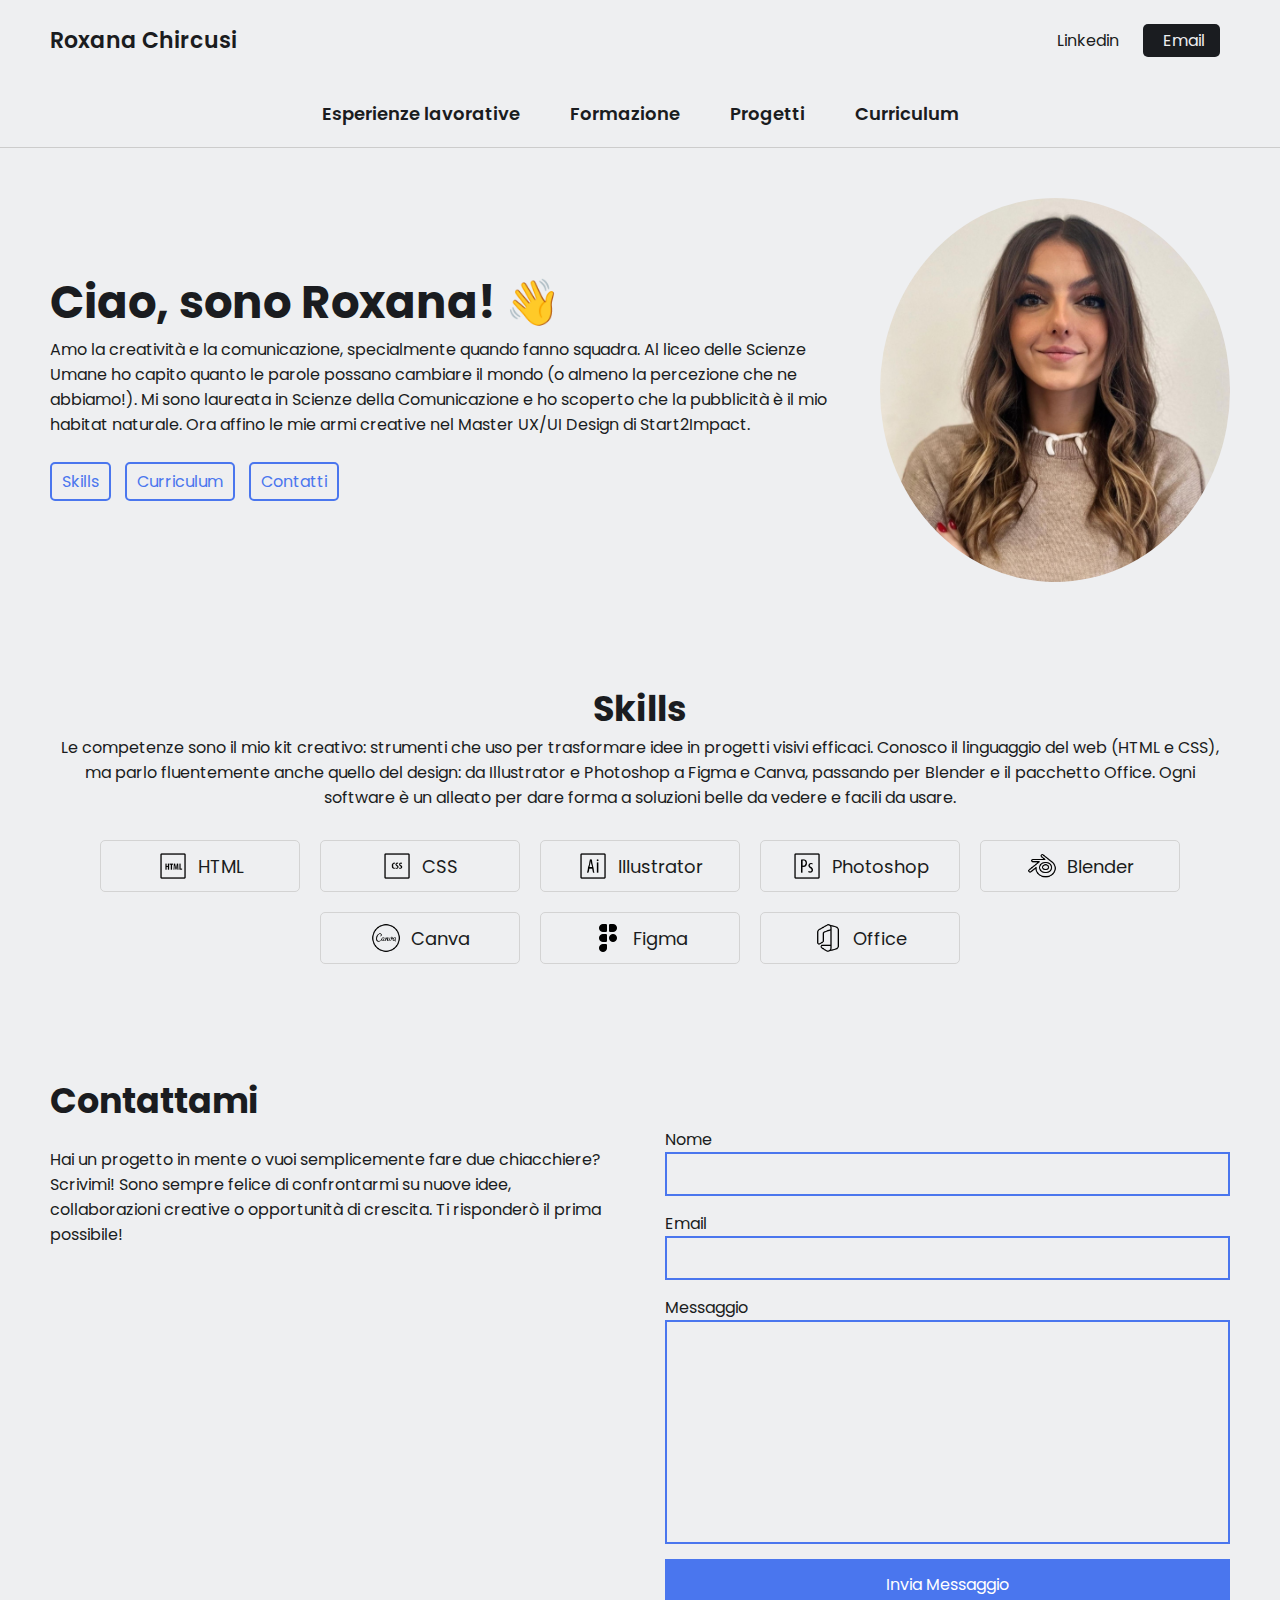
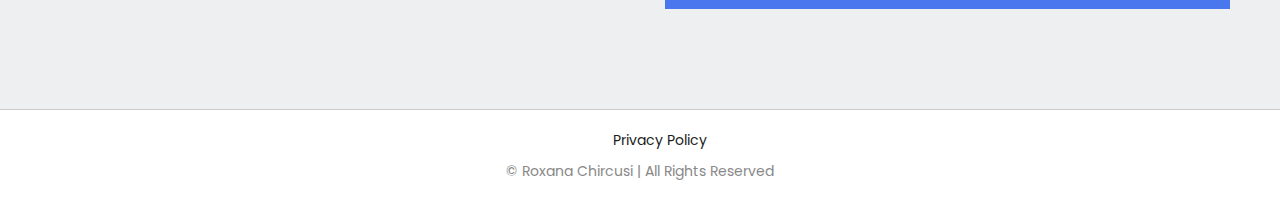
<file: index.html>
<!DOCTYPE html>
<html lang="en">
<head>
  <meta charset="UTF-8">
  <meta http-equiv="X-UA-Compatible" content="IE=edge">
  <meta name="viewport" content="width=device-width, initial-scale=1.0">

  <link rel="preconnect" href="https://fonts.googleapis.com">
  <link rel="preconnect" href="https://fonts.gstatic.com" crossorigin>
  <link href="https://fonts.googleapis.com/css2?family=Poppins:wght@400;600&display=swap" rel="stylesheet">

  <link rel="stylesheet" href="https://cdnjs.cloudflare.com/ajax/libs/font-awesome/6.4.0/css/all.min.css" integrity="sha512-iecdLmaskl7CVkqkXNQ/ZH/XLlvWZOJyj7Yy7tcenmpD1ypASozpmT/E0iPtmFIB46ZmdtAc9eNBvH0H/ZpiBw==" crossorigin="anonymous" referrerpolicy="no-referrer" />

  <link rel="stylesheet" href="styles.css">

  <title>Portfolio di Roxana Chircusi</title>
  <link rel="icon" type="image/ico" href="Contenuti/R.ico">

</head>

<body>
  
  <!-- NAVBAR -->
  <nav>
    <div class="left">
      <a href="index.html">Roxana Chircusi</a>
    </div>
       
  
    <div class="right">
      
      <a href="https://www.linkedin.com/in/roxana-chircusi-b26885238/" target="_blank" rel="noopener noreferrer">
        <i class="fa-brands fa-linkedin"></i>
        <span>Linkedin</span>
      </a>
      
      <a href="mailto:roxanachircusi@icloud.com">
        <i class="fa-solid fa-envelope"></i>
        <span>Email</span>
      </a>
    </div>
  </nav>

  <div class="central-menu-wrapper">
    <button class="central-menu-toggle" aria-label="Apri menu">
      <i class="fa-solid fa-bars"></i>
    </button>
    <div class="central-menu">
      <a href="esperienze.html">Esperienze lavorative</a>
      <a href="formazione.html">Formazione</a>
      <a href="progetti.html">Progetti</a>
      <a href="curriculum.html">Curriculum</a>

    </div>
  </div>
  
  <main>
    <!-- SECTION 1: Hero -->
    <section class="hero-section">
      <div class="text">
        <h2>Ciao, sono Roxana! 👋</h2>
        <p>Amo la creatività e la comunicazione, specialmente quando fanno squadra.
            Al liceo delle Scienze Umane ho capito quanto le parole possano cambiare il mondo (o almeno la percezione che ne abbiamo!).
            Mi sono laureata in Scienze della Comunicazione e ho scoperto che la pubblicità è il mio habitat naturale.
            Ora affino le mie armi creative nel Master UX/UI Design di Start2Impact.</p>

        <div class="links">
          <a href="#skills">
            <i class="fa-solid fa-code"></i>
            <span>Skills</span>
          </a>
          
          <a href="curriculum.html">
            <i class="fa-solid fa-pen"></i>
            <span>Curriculum</span>
          </a>
          
          <a href="#contact">
            <i class="fa-solid fa-envelope"></i>
            <span>Contatti</span>
          </a>
        </div>
      </div>

      <div class="headshot">
        <img src="Contenuti/foto.png" alt="foto Roxana Chircusi">
      </div>
    </section>

    <!-- SECTION 2: Skills -->
    <section id="skills" class="skills-section">
      <h2>Skills</h2>
      <div class="text">
        Le competenze sono il mio kit creativo: strumenti che uso per trasformare idee in progetti visivi efficaci.
        Conosco il linguaggio del web (HTML e CSS), ma parlo fluentemente anche quello del design: da Illustrator e Photoshop a Figma e Canva, passando per Blender e il pacchetto Office.
        Ogni software è un alleato per dare forma a soluzioni belle da vedere e facili da usare.
      </div>

      <div class="cells">
        <div class="cell">
          <img src="Contenuti/iconahtml.png" alt="html logo">
          <span>HTML</span>
        </div>
        
        <div class="cell">
          <img src="Contenuti/iconacss.png" alt="css logo">
          <span>CSS</span>
        </div>
        
        <div class="cell">
          <img src="Contenuti/iconaillustrator.png" alt="Illustrator logo">
          <span>Illustrator</span>
        </div>
        
        <div class="cell">
          <img src="Contenuti/iconaphotoshop.png" alt="Photoshop logo">
          <span>Photoshop</span>
        </div>
        
        <div class="cell">
          <img src="Contenuti/iconablender.png" alt="Blender Logo">
          <span>Blender</span>
        </div>

        <div class="cell">
            <img src="Contenuti/iconacanva.png" alt="Canva Logo">
            <span>Canva</span>
          </div>

          <div class="cell">
            <img src="Contenuti/iconafigma.png" alt="Figma Logo">
            <span>Figma</span>
          </div>

          <div class="cell">
            <img src="Contenuti/iconaoffice.png" alt="Office Logo">
            <span>Office</span>
          </div>
      </div>
    </section>

    <!-- SECTION 4: Contact -->
    <section id="contact" class="contact-section">
      <h2>Contattami</h2>

      <div class="group">
        <div class="text">
            Hai un progetto in mente o vuoi semplicemente fare due chiacchiere?
            Scrivimi! Sono sempre felice di confrontarmi su nuove idee, collaborazioni creative o opportunità di crescita.
            Ti risponderò il prima possibile!
        </div>

        <form>
          <label for="name">Nome</label>
          <input type="text" id="name">

          <label for="email">Email</label>
          <input type="email" id="email">

          <label for="message">Messaggio</label>
          <textarea id="message" cols="30" rows="10"></textarea>
            
          <button type="button">Invia Messaggio</button>
    
        </form>
      </div>
    </section>
  </main>
  <script>
    const toggleButton = document.querySelector('.central-menu-toggle');
    const menu = document.querySelector('.central-menu');
  
    toggleButton.addEventListener('click', () => {
      menu.classList.toggle('show');
    });
  </script>
  
</body>
<footer class="site-footer">
    <div class="footer-links">
      <a href="https://www.linkedin.com/in/roxana-chircusi-b26885238/" target="_blank" rel="noopener noreferrer">
        <i class="fa-brands fa-linkedin"></i>
      </a>
      <a href="mailto:roxanachircusi@icloud.com">
        <i class="fa-solid fa-envelope"></i>
      </a>
      <a href="privacy.html">Privacy Policy</a>
    </div>
    <div class="footer-copy">
      &copy; Roxana Chircusi | All Rights Reserved
    </div>
  </footer>
  
</html>
</file>
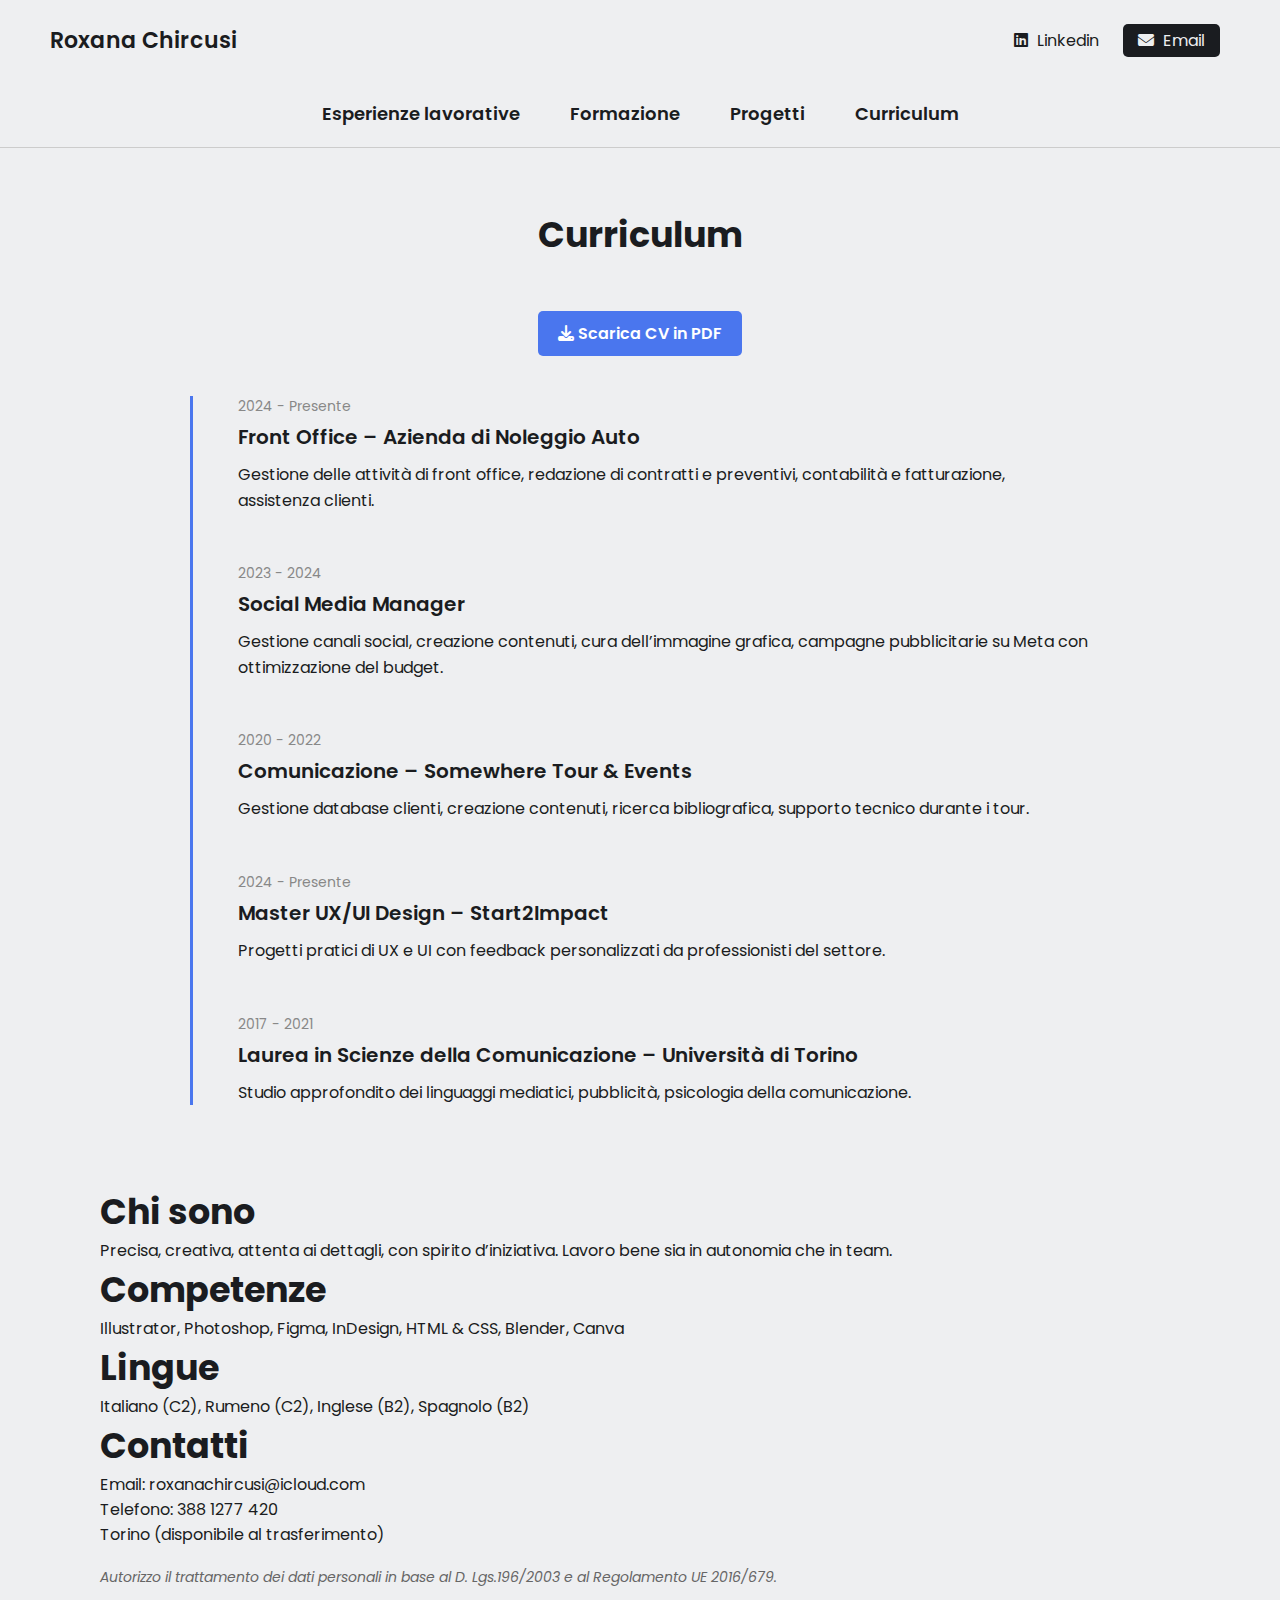
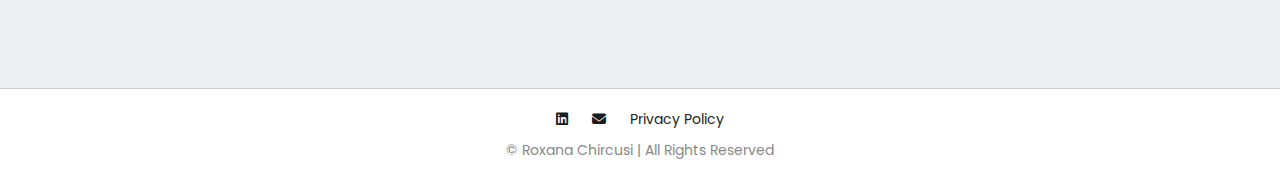
<file: curriculum.html>
<!DOCTYPE html>
<html lang="it">
<head>
  <meta charset="UTF-8">
  <meta name="viewport" content="width=device-width, initial-scale=1.0">
  <title>Curriculum - Roxana Chircusi</title>
  <link rel="icon" type="image/ico" href="Contenuti/R.ico">
  <link href="https://fonts.googleapis.com/css2?family=Poppins:wght@400;600&display=swap" rel="stylesheet">
  <link rel="stylesheet" href="styles.css">
  <link rel="stylesheet" href="https://cdnjs.cloudflare.com/ajax/libs/font-awesome/6.4.0/css/all.min.css" />
</head>
<body>
  <!-- NAVBAR -->
  <nav>
    <div class="left">
      <a href="index.html">Roxana Chircusi</a>
    </div>
    <div class="right">
      <a href="http://linkedin.com" target="_blank">
        <i class="fa-brands fa-linkedin"></i>
        <span>Linkedin</span>
      </a>
      <a href="mailto:roxanachircusi@icloud.com">
        <i class="fa-solid fa-envelope"></i>
        <span>Email</span>
      </a>
    </div>
  </nav>

  <div class="central-menu-wrapper">
    <button class="central-menu-toggle" aria-label="Apri menu">
      <i class="fa-solid fa-bars"></i>
    </button>
    <div class="central-menu">
      <a href="esperienze.html">Esperienze lavorative</a>
      <a href="formazione.html">Formazione</a>
      <a href="progetti.html">Progetti</a>
      <a href="curriculum.html">Curriculum</a>
    </div>
  </div>

  <main class="experience">
    <h2 class="heading">Curriculum</h2>

    <div style="text-align: center; margin-bottom: 40px;">
      <a href="Contenuti/CV2025.pdf" download class="cv-download" style="display: inline-block; padding: 10px 20px; background-color: var(--link-color); color: white; text-decoration: none; border-radius: 5px; font-weight: 600;">
        <i class="fa-solid fa-download"></i> Scarica CV in PDF
      </a>
    </div>

    <div class="timeline">
      <div class="timeline-item">
        <div class="timeline-date">2024 - Presente</div>
        <div class="timeline-content">
          <h3>Front Office – Azienda di Noleggio Auto</h3>
          <p>Gestione delle attività di front office, redazione di contratti e preventivi, contabilità e fatturazione, assistenza clienti.</p>
        </div>
      </div>

      <div class="timeline-item">
        <div class="timeline-date">2023 - 2024</div>
        <div class="timeline-content">
          <h3>Social Media Manager</h3>
          <p>Gestione canali social, creazione contenuti, cura dell’immagine grafica, campagne pubblicitarie su Meta con ottimizzazione del budget.</p>
        </div>
      </div>

      <div class="timeline-item">
        <div class="timeline-date">2020 - 2022</div>
        <div class="timeline-content">
          <h3>Comunicazione – Somewhere Tour & Events</h3>
          <p>Gestione database clienti, creazione contenuti, ricerca bibliografica, supporto tecnico durante i tour.</p>
        </div>
      </div>

      <div class="timeline-item">
        <div class="timeline-date">2024 - Presente</div>
        <div class="timeline-content">
          <h3>Master UX/UI Design – Start2Impact</h3>
          <p>Progetti pratici di UX e UI con feedback personalizzati da professionisti del settore.</p>
        </div>
      </div>

      <div class="timeline-item">
        <div class="timeline-date">2017 - 2021</div>
        <div class="timeline-content">
          <h3>Laurea in Scienze della Comunicazione – Università di Torino</h3>
          <p>Studio approfondito dei linguaggi mediatici, pubblicità, psicologia della comunicazione.</p>
        </div>
      </div>
    </div>

    <div class="contact-section" style="margin-top: 80px">
      <h2>Chi sono</h2>
      <p>Precisa, creativa, attenta ai dettagli, con spirito d’iniziativa. Lavoro bene sia in autonomia che in team.</p>
      <h2>Competenze</h2>
      <p>Illustrator, Photoshop, Figma, InDesign, HTML & CSS, Blender, Canva</p>
      <h2>Lingue</h2>
      <p>Italiano (C2), Rumeno (C2), Inglese (B2), Spagnolo (B2)</p>
      <h2>Contatti</h2>
      <p>Email: roxanachircusi@icloud.com<br>Telefono: 388 1277 420<br>Torino (disponibile al trasferimento)</p>
      <p style="margin-top: 20px; font-size: 14px; color: #666;"><em>Autorizzo il trattamento dei dati personali in base al D. Lgs.196/2003 e al Regolamento UE 2016/679.</em></p>
    </div>
  </main>

  <footer class="site-footer">
    <div class="footer-links">
      <a href="http://linkedin.com" target="_blank"><i class="fa-brands fa-linkedin"></i></a>
      <a href="mailto:roxanachircusi@icloud.com"><i class="fa-solid fa-envelope"></i></a>
      <a href="privacy.html">Privacy Policy</a>
    </div>
    <div class="footer-copy">
      &copy; Roxana Chircusi | All Rights Reserved
    </div>
  </footer>

  <script>
    const toggleButton = document.querySelector('.central-menu-toggle');
    const menu = document.querySelector('.central-menu');
    toggleButton.addEventListener('click', () => menu.classList.toggle('show'));
  </script>
</body>
</html>
</file>
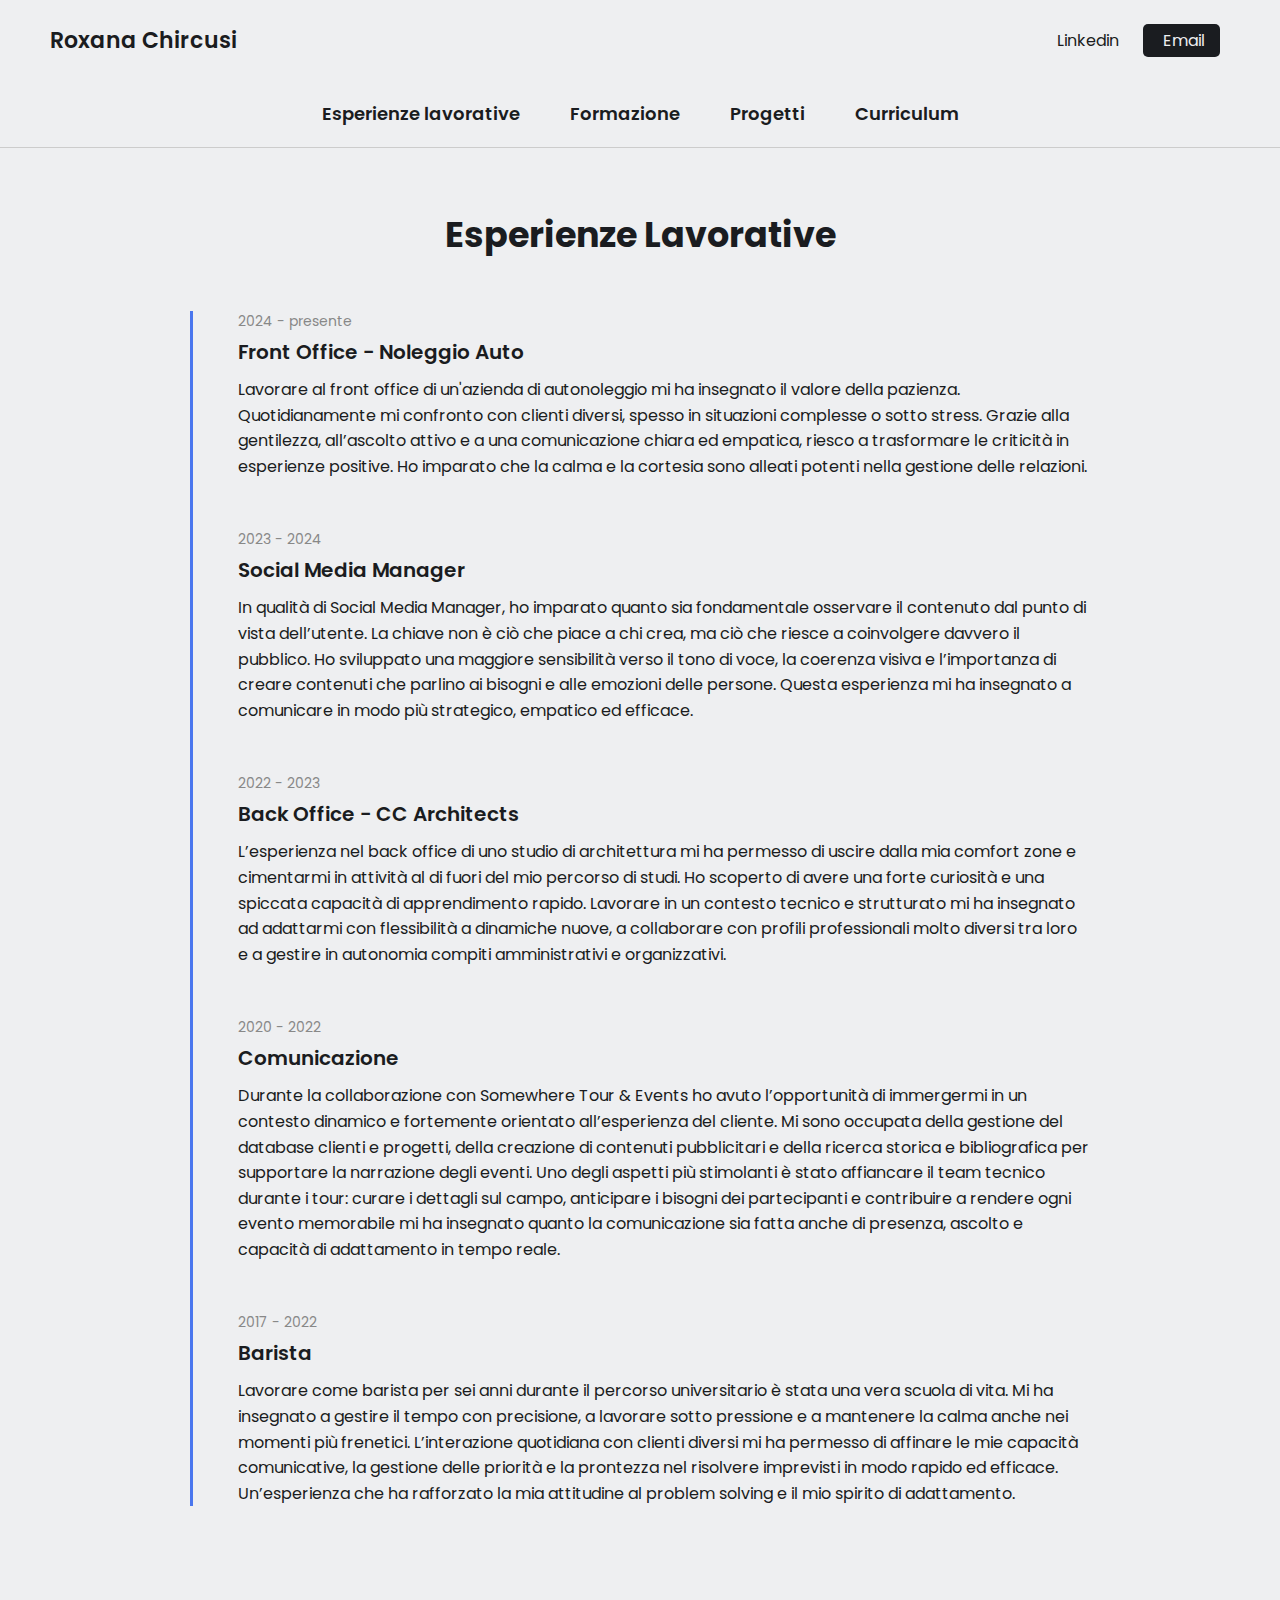
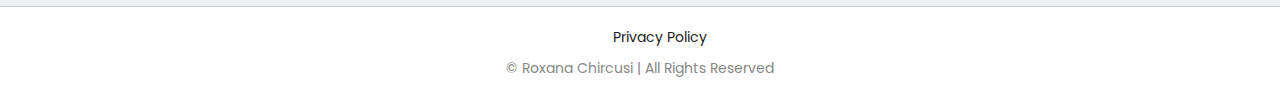
<file: esperienze.html>
<!DOCTYPE html>
<html lang="en">
<head>
  <meta charset="UTF-8">
  <meta http-equiv="X-UA-Compatible" content="IE=edge">
  <meta name="viewport" content="width=device-width, initial-scale=1.0">

  <link rel="preconnect" href="https://fonts.googleapis.com">
  <link rel="preconnect" href="https://fonts.gstatic.com" crossorigin>
  <link href="https://fonts.googleapis.com/css2?family=Poppins:wght@400;600&display=swap" rel="stylesheet">

  <link rel="stylesheet" href="https://cdnjs.cloudflare.com/ajax/libs/font-awesome/6.4.0/css/all.min.css" integrity="sha512-iecdLmaskl7CVkqkXNQ/ZH/XLlvWZOJyj7Yy7tcenmpD1ypASozpmT/E0iPtmFIB46ZmdtAc9eNBvH0H/ZpiBw==" crossorigin="anonymous" referrerpolicy="no-referrer" />

  <link rel="stylesheet" href="styles.css">

  <title>Esperienze Lavoriative</title>
  <link rel="icon" type="image/ico" href="Contenuti/R.ico">
</head>

<body>
  
  <!-- NAVBAR -->
  <nav>
    <div class="left">
      <a href="index.html">Roxana Chircusi</a>
    </div>
       
  
    <div class="right">
      
      <a href="http://linkedin.com" target="_blank" rel="noopener noreferrer">
        <i class="fa-brands fa-linkedin"></i>
        <span>Linkedin</span>
      </a>
      
      <a href="mailto:roxanachircusi@icloud.com">
        <i class="fa-solid fa-envelope"></i>
        <span>Email</span>
      </a>
    </div>
  </nav>

  <div class="central-menu-wrapper">
    <button class="central-menu-toggle" aria-label="Apri menu">
      <i class="fa-solid fa-bars"></i>
    </button>
    <div class="central-menu">
      <a href="esperienze.html">Esperienze lavorative</a>
      <a href="formazione.html">Formazione</a>
      <a href="progetti.html">Progetti</a>
      <a href="curriculum.html">Curriculum</a>
    </div>
  </div>
  
<section class="experience">
    <h2 class="heading">Esperienze Lavorative</h2>
    <div class="timeline">
        
        <div class="timeline-item">
            <div class="timeline-date">2024 - presente</div>
            <div class="timeline-content">
                <h3>Front Office - Noleggio Auto</h3>
                <p>Lavorare al front office di un'azienda di autonoleggio mi ha insegnato il valore della pazienza. Quotidianamente mi confronto con clienti diversi, spesso in situazioni complesse o sotto stress. Grazie alla gentilezza, all’ascolto attivo e a una comunicazione chiara ed empatica, riesco a trasformare le criticità in esperienze positive. Ho imparato che la calma e la cortesia sono alleati potenti nella gestione delle relazioni.</p>
            </div>
        </div>

        <div class="timeline-item">
            <div class="timeline-date">2023 - 2024</div>
            <div class="timeline-content">
                <h3>Social Media Manager</h3>
                <p>In qualità di Social Media Manager, ho imparato quanto sia fondamentale osservare il contenuto dal punto di vista dell’utente. La chiave non è ciò che piace a chi crea, ma ciò che riesce a coinvolgere davvero il pubblico. Ho sviluppato una maggiore sensibilità verso il tono di voce, la coerenza visiva e l’importanza di creare contenuti che parlino ai bisogni e alle emozioni delle persone. Questa esperienza mi ha insegnato a comunicare in modo più strategico, empatico ed efficace.</p>
            </div>
        </div>

        <div class="timeline-item">
            <div class="timeline-date">2022 - 2023</div>
            <div class="timeline-content">
                <h3>Back Office - CC Architects</h3>
                <p>L’esperienza nel back office di uno studio di architettura mi ha permesso di uscire dalla mia comfort zone e cimentarmi in attività al di fuori del mio percorso di studi. Ho scoperto di avere una forte curiosità e una spiccata capacità di apprendimento rapido. Lavorare in un contesto tecnico e strutturato mi ha insegnato ad adattarmi con flessibilità a dinamiche nuove, a collaborare con profili professionali molto diversi tra loro e a gestire in autonomia compiti amministrativi e organizzativi.</p>
            </div>
        </div>

        <div class="timeline-item">
            <div class="timeline-date">2020 - 2022</div>
            <div class="timeline-content">
                <h3>Comunicazione</h3>
                <p>Durante la collaborazione con Somewhere Tour & Events ho avuto l’opportunità di immergermi in un contesto dinamico e fortemente orientato all’esperienza del cliente. Mi sono occupata della gestione del database clienti e progetti, della creazione di contenuti pubblicitari e della ricerca storica e bibliografica per supportare la narrazione degli eventi.
                    Uno degli aspetti più stimolanti è stato affiancare il team tecnico durante i tour: curare i dettagli sul campo, anticipare i bisogni dei partecipanti e contribuire a rendere ogni evento memorabile mi ha insegnato quanto la comunicazione sia fatta anche di presenza, ascolto e capacità di adattamento in tempo reale.</p>
            </div>
        </div>

        <div class="timeline-item">
            <div class="timeline-date">2017 - 2022</div>
            <div class="timeline-content">
                <h3>Barista</h3>
                <p>Lavorare come barista per sei anni durante il percorso universitario è stata una vera scuola di vita. Mi ha insegnato a gestire il tempo con precisione, a lavorare sotto pressione e a mantenere la calma anche nei momenti più frenetici. L’interazione quotidiana con clienti diversi mi ha permesso di affinare le mie capacità comunicative, la gestione delle priorità e la prontezza nel risolvere imprevisti in modo rapido ed efficace. Un’esperienza che ha rafforzato la mia attitudine al problem solving e il mio spirito di adattamento.</p>
            </div>
        </div>

    </div>
</section>
<script>
    const toggleButton = document.querySelector('.central-menu-toggle');
    const menu = document.querySelector('.central-menu');
  
    toggleButton.addEventListener('click', () => {
      menu.classList.toggle('show');
    });
  </script>
</body>
<footer class="site-footer">
    <div class="footer-links">
      <a href="http://linkedin.com" target="_blank" rel="noopener noreferrer">
        <i class="fa-brands fa-linkedin"></i>
      </a>
      <a href="mailto:roxanachircusi@icloud.com">
        <i class="fa-solid fa-envelope"></i>
      </a>
      <a href="privacy.html">Privacy Policy</a>
    </div>
    <div class="footer-copy">
      &copy; Roxana Chircusi | All Rights Reserved
    </div>
  </footer>
  
</html>
</file>
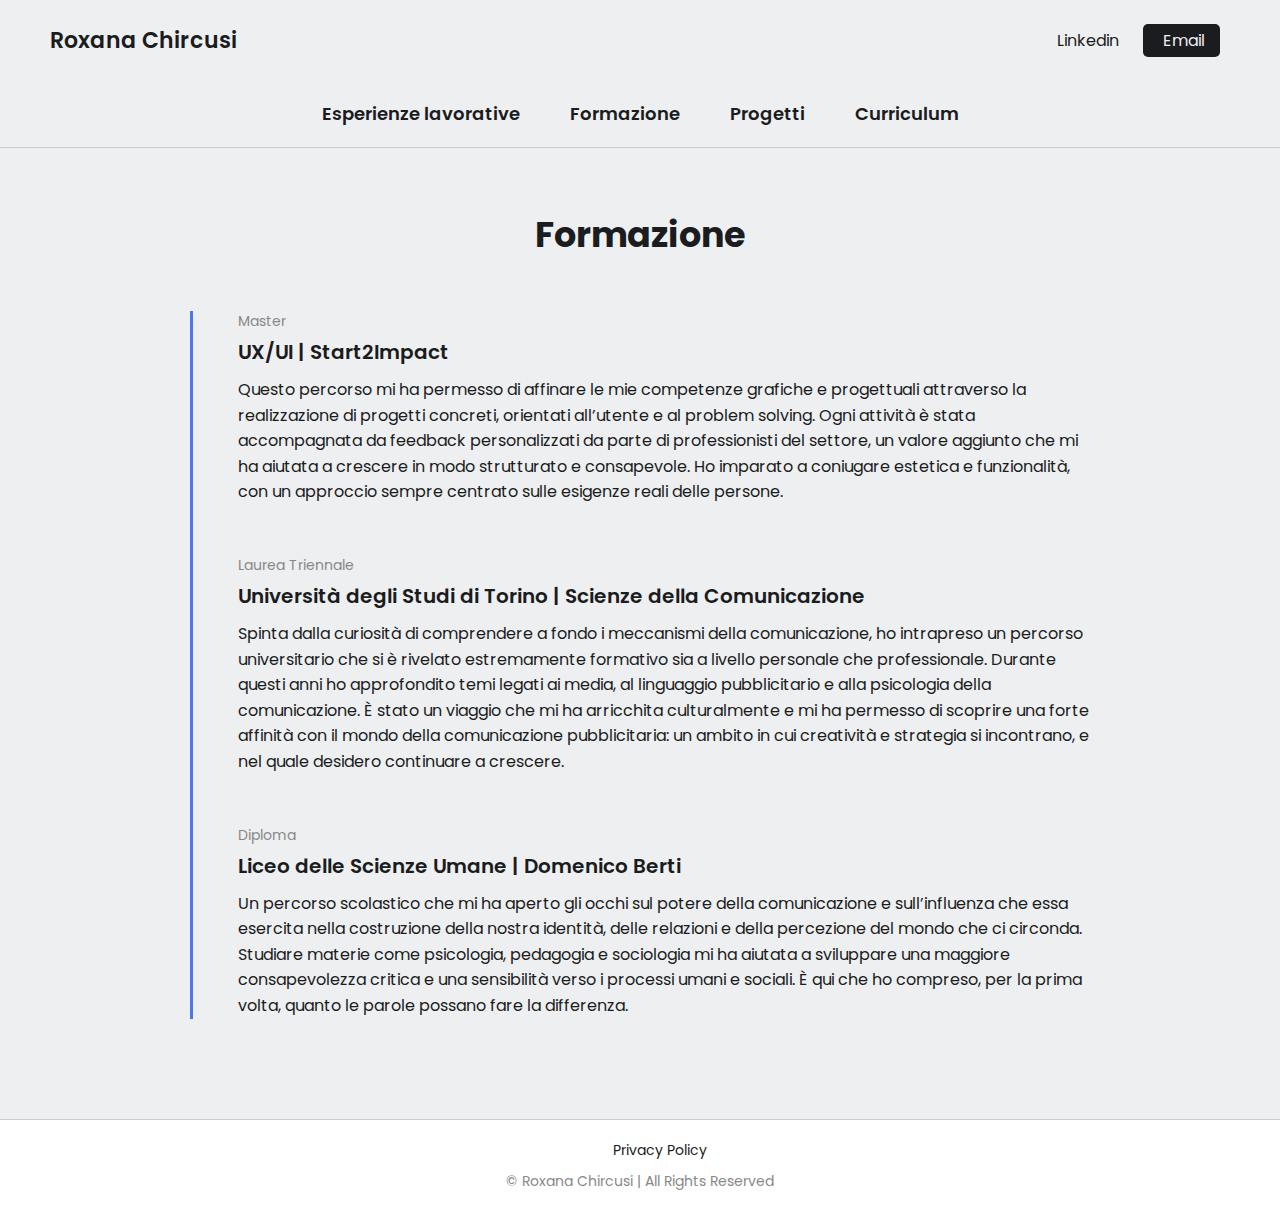
<file: formazione.html>
<!DOCTYPE html>
<html lang="en">
<head>
  <meta charset="UTF-8">
  <meta http-equiv="X-UA-Compatible" content="IE=edge">
  <meta name="viewport" content="width=device-width, initial-scale=1.0">

  <link rel="preconnect" href="https://fonts.googleapis.com">
  <link rel="preconnect" href="https://fonts.gstatic.com" crossorigin>
  <link href="https://fonts.googleapis.com/css2?family=Poppins:wght@400;600&display=swap" rel="stylesheet">

  <link rel="stylesheet" href="https://cdnjs.cloudflare.com/ajax/libs/font-awesome/6.4.0/css/all.min.css" integrity="sha512-iecdLmaskl7CVkqkXNQ/ZH/XLlvWZOJyj7Yy7tcenmpD1ypASozpmT/E0iPtmFIB46ZmdtAc9eNBvH0H/ZpiBw==" crossorigin="anonymous" referrerpolicy="no-referrer" />

  <link rel="stylesheet" href="styles.css">

  <title>Formazione</title>
  <link rel="icon" type="image/ico" href="Contenuti/R.ico">
</head>

<body>
  
  <!-- NAVBAR -->
  <nav>
    <div class="left">
      <a href="index.html">Roxana Chircusi</a>
    </div>
       
  
    <div class="right">
      
      <a href="http://linkedin.com" target="_blank" rel="noopener noreferrer">
        <i class="fa-brands fa-linkedin"></i>
        <span>Linkedin</span>
      </a>
      
      <a href="mailto:roxanachircusi@icloud.com">
        <i class="fa-solid fa-envelope"></i>
        <span>Email</span>
      </a>
    </div>
  </nav>

  <div class="central-menu-wrapper">
    <button class="central-menu-toggle" aria-label="Apri menu">
      <i class="fa-solid fa-bars"></i>
    </button>
    <div class="central-menu">
      <a href="esperienze.html">Esperienze lavorative</a>
      <a href="formazione.html">Formazione</a>
      <a href="progetti.html">Progetti</a>
      <a href="curriculum.html">Curriculum</a>
    </div>
  </div>
  
<section class="experience">
    <h2 class="heading">Formazione</h2>
    <div class="timeline">
        
        <div class="timeline-item">
            <div class="timeline-date">Master</div>
            <div class="timeline-content">
                <h3>UX/UI | Start2Impact</h3>
                <p>Questo percorso mi ha permesso di affinare le mie competenze grafiche e progettuali attraverso la realizzazione di progetti concreti, orientati all’utente e al problem solving. Ogni attività è stata accompagnata da feedback personalizzati da parte di professionisti del settore, un valore aggiunto che mi ha aiutata a crescere in modo strutturato e consapevole. Ho imparato a coniugare estetica e funzionalità, con un approccio sempre centrato sulle esigenze reali delle persone.</p>
            </div>
        </div>

        <div class="timeline-item">
            <div class="timeline-date">Laurea Triennale</div>
            <div class="timeline-content">
                <h3>Università degli Studi di Torino | Scienze della Comunicazione</h3>
                <p>Spinta dalla curiosità di comprendere a fondo i meccanismi della comunicazione, ho intrapreso un percorso universitario che si è rivelato estremamente formativo sia a livello personale che professionale. Durante questi anni ho approfondito temi legati ai media, al linguaggio pubblicitario e alla psicologia della comunicazione. È stato un viaggio che mi ha arricchita culturalmente e mi ha permesso di scoprire una forte affinità con il mondo della comunicazione pubblicitaria: un ambito in cui creatività e strategia si incontrano, e nel quale desidero continuare a crescere.</p>
            </div>
        </div>

        <div class="timeline-item">
            <div class="timeline-date">Diploma</div>
            <div class="timeline-content">
                <h3>Liceo delle Scienze Umane | Domenico Berti</h3>
                <p>Un percorso scolastico che mi ha aperto gli occhi sul potere della comunicazione e sull’influenza che essa esercita nella costruzione della nostra identità, delle relazioni e della percezione del mondo che ci circonda. Studiare materie come psicologia, pedagogia e sociologia mi ha aiutata a sviluppare una maggiore consapevolezza critica e una sensibilità verso i processi umani e sociali. È qui che ho compreso, per la prima volta, quanto le parole possano fare la differenza.</p>
            </div>
        </div>


    </div>
</section>
<script>
    const toggleButton = document.querySelector('.central-menu-toggle');
    const menu = document.querySelector('.central-menu');
  
    toggleButton.addEventListener('click', () => {
      menu.classList.toggle('show');
    });
  </script>
</body>
<footer class="site-footer">
    <div class="footer-links">
      <a href="http://linkedin.com" target="_blank" rel="noopener noreferrer">
        <i class="fa-brands fa-linkedin"></i>
      </a>
      <a href="mailto:roxanachircusi@icloud.com">
        <i class="fa-solid fa-envelope"></i>
      </a>
      <a href="privacy.html">Privacy Policy</a>
    </div>
    <div class="footer-copy">
      &copy; Roxana Chircusi | All Rights Reserved
    </div>
  </footer>
  
</html>
</file>
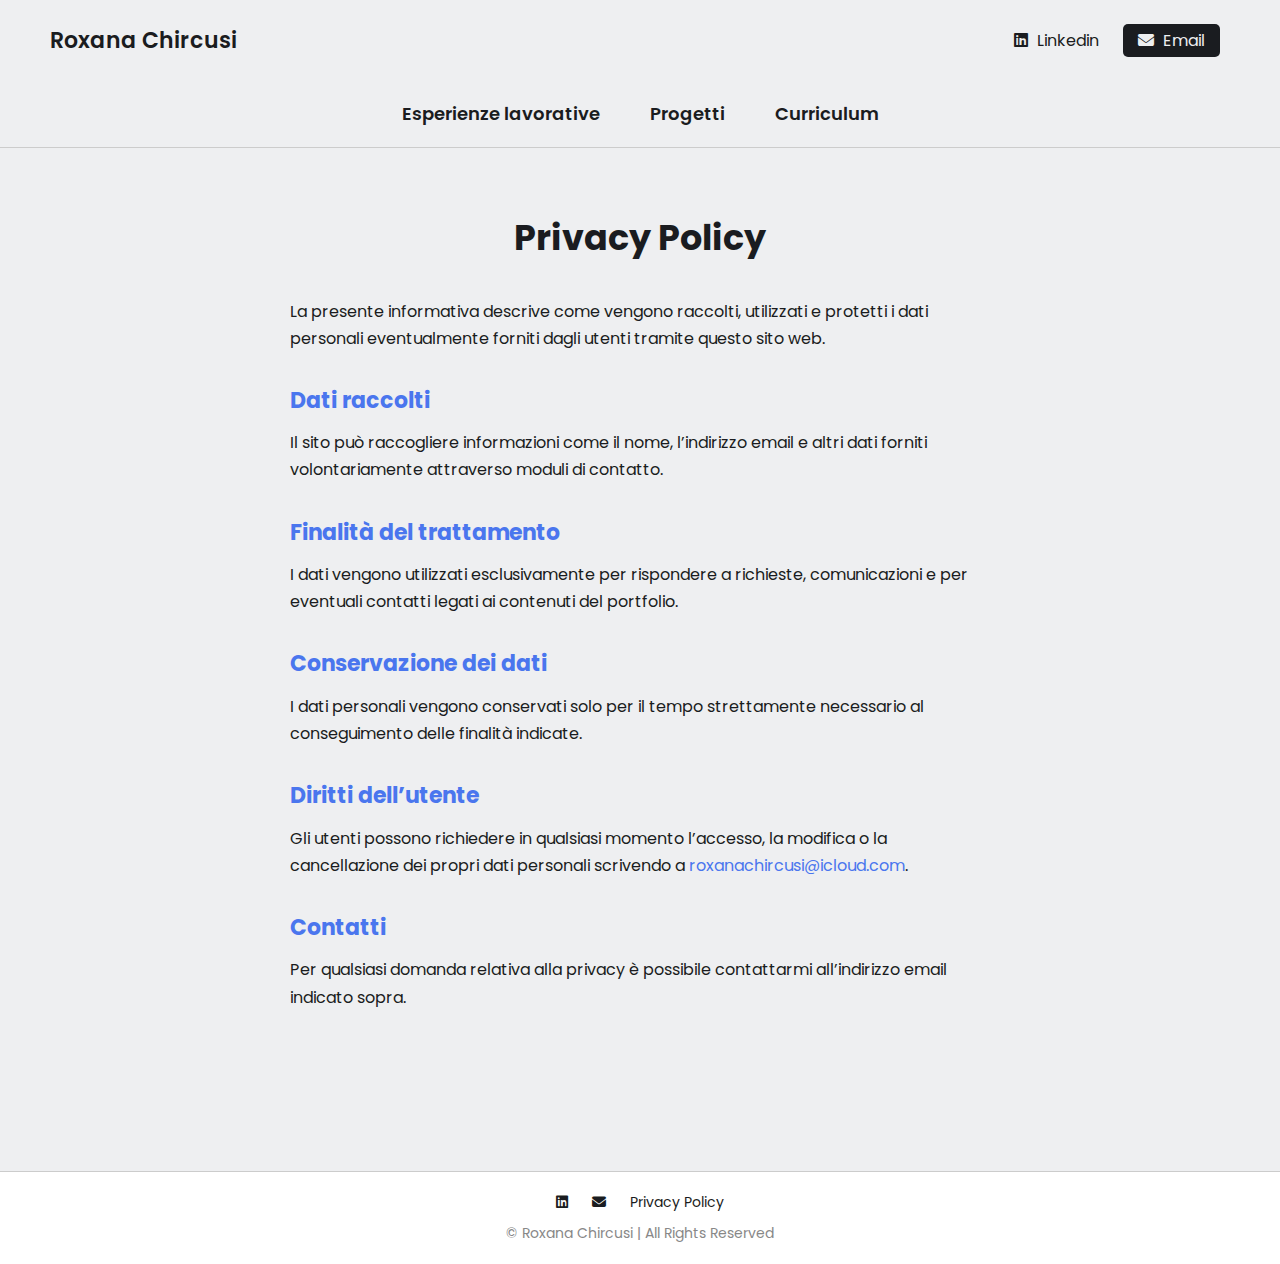
<file: privacy.html>
<!DOCTYPE html>
<html lang="it">
<head>
  <meta charset="UTF-8">
  <meta name="viewport" content="width=device-width, initial-scale=1.0">
  <title>Privacy Policy - Roxana Chircusi</title>
  <link rel="icon" type="image/ico" href="Contenuti/R.ico">

  <link rel="preconnect" href="https://fonts.googleapis.com">
  <link rel="preconnect" href="https://fonts.gstatic.com" crossorigin>
  <link href="https://fonts.googleapis.com/css2?family=Poppins:wght@400;600&display=swap" rel="stylesheet">

  <link rel="stylesheet" href="https://cdnjs.cloudflare.com/ajax/libs/font-awesome/6.4.0/css/all.min.css" crossorigin="anonymous" />
  <link rel="stylesheet" href="styles.css">
</head>
<body>

  <!-- NAVBAR -->
  <nav>
    <div class="left">
      <a href="index.html">Roxana Chircusi</a>
    </div>
    <div class="right">
      <a href="http://linkedin.com" target="_blank" rel="noopener noreferrer">
        <i class="fa-brands fa-linkedin"></i>
        <span>Linkedin</span>
      </a>
      <a href="mailto:roxanachircusi@icloud.com">
        <i class="fa-solid fa-envelope"></i>
        <span>Email</span>
      </a>
    </div>
  </nav>

  <div class="central-menu-wrapper">
    <button class="central-menu-toggle" aria-label="Apri menu">
      <i class="fa-solid fa-bars"></i>
    </button>
    <div class="central-menu">
      <a href="esperienze.html">Esperienze lavorative</a>
      <a href="progetti.html">Progetti</a>
      <a href="curriculum.html">Curriculum</a>
    </div>
  </div>

  <main class="privacy-section">
    <h1>Privacy Policy</h1>
    <p>La presente informativa descrive come vengono raccolti, utilizzati e protetti i dati personali eventualmente forniti dagli utenti tramite questo sito web.</p>

    <h2>Dati raccolti</h2>
    <p>Il sito può raccogliere informazioni come il nome, l’indirizzo email e altri dati forniti volontariamente attraverso moduli di contatto.</p>

    <h2>Finalità del trattamento</h2>
    <p>I dati vengono utilizzati esclusivamente per rispondere a richieste, comunicazioni e per eventuali contatti legati ai contenuti del portfolio.</p>

    <h2>Conservazione dei dati</h2>
    <p>I dati personali vengono conservati solo per il tempo strettamente necessario al conseguimento delle finalità indicate.</p>

    <h2>Diritti dell’utente</h2>
    <p>Gli utenti possono richiedere in qualsiasi momento l’accesso, la modifica o la cancellazione dei propri dati personali scrivendo a <a href="mailto:roxanachircusi@icloud.com">roxanachircusi@icloud.com</a>.</p>

    <h2>Contatti</h2>
    <p>Per qualsiasi domanda relativa alla privacy è possibile contattarmi all’indirizzo email indicato sopra.</p>
  </main>

  <!-- FOOTER -->
  <footer class="site-footer">
    <div class="footer-links">
      <a href="http://linkedin.com" target="_blank" rel="noopener noreferrer">
        <i class="fa-brands fa-linkedin"></i>
      </a>
      <a href="mailto:roxanachircusi@icloud.com">
        <i class="fa-solid fa-envelope"></i>
      </a>
      <a href="privacy.html">Privacy Policy</a>
    </div>
    <div class="footer-copy">
      &copy; Roxana Chircusi | All Rights Reserved
    </div>
  </footer>

  <script>
    const toggleButton = document.querySelector('.central-menu-toggle');
    const menu = document.querySelector('.central-menu');
    toggleButton.addEventListener('click', () => {
      menu.classList.toggle('show');
    });
  </script>

</body>
</html>
</file>
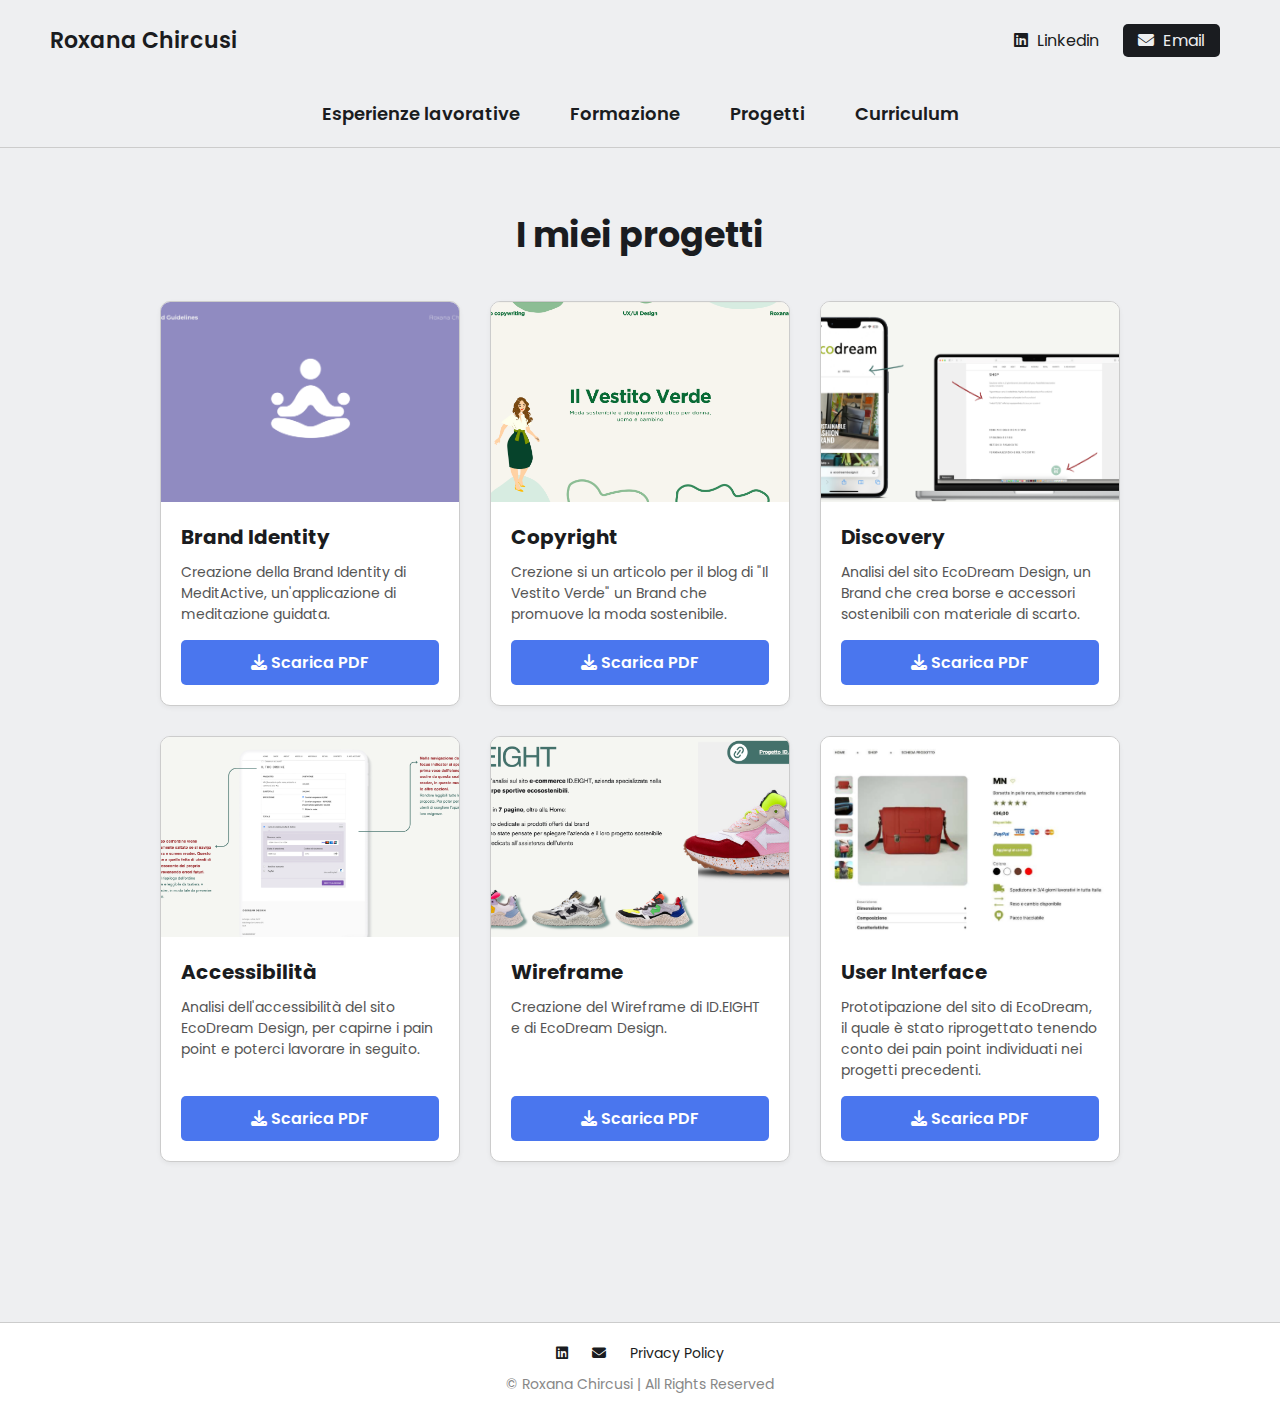
<file: progetti.html>
<!DOCTYPE html>
<html lang="it">
<head>
  <meta charset="UTF-8">
  <meta name="viewport" content="width=device-width, initial-scale=1.0">
  <title>Progetti - Roxana Chircusi</title>
  <link rel="icon" type="image/ico" href="Contenuti/R.ico">
  <link href="https://fonts.googleapis.com/css2?family=Poppins:wght@400;600&display=swap" rel="stylesheet">
  <link rel="stylesheet" href="styles.css">
  <link rel="stylesheet" href="https://cdnjs.cloudflare.com/ajax/libs/font-awesome/6.4.0/css/all.min.css" />
</head>
<body>
  <!-- NAVBAR -->
  <nav>
    <div class="left">
      <a href="index.html">Roxana Chircusi</a>
    </div>
    <div class="right">
      <a href="http://linkedin.com" target="_blank">
        <i class="fa-brands fa-linkedin"></i>
        <span>Linkedin</span>
      </a>
      <a href="mailto:roxanachircusi@icloud.com">
        <i class="fa-solid fa-envelope"></i>
        <span>Email</span>
      </a>
    </div>
  </nav>

  <div class="central-menu-wrapper">
    <button class="central-menu-toggle" aria-label="Apri menu">
      <i class="fa-solid fa-bars"></i>
    </button>
    <div class="central-menu">
      <a href="esperienze.html">Esperienze lavorative</a>
      <a href="formazione.html">Formazione</a>
      <a href="progetti.html">Progetti</a>
      <a href="curriculum.html">Curriculum</a>
    </div>
  </div>

  <main class="projects-section">
    <h2>I miei progetti</h2>
    <div class="projects-grid">

      <div class="project-box">
        <img src="Contenuti/progetto1.png" alt="Copertina progetto 1">
        <div class="project-content">
          <h3>Brand Identity</h3>
          <p>Creazione della Brand Identity di MeditActive, un'applicazione di meditazione guidata.</p>
          <a href="Contenuti/progetto1.pdf" download><i class="fa-solid fa-download"></i> Scarica PDF</a>
        </div>
      </div>

      <div class="project-box">
        <img src="Contenuti/progetto2.png" alt="Copertina progetto 2">
        <div class="project-content">
          <h3>Copyright</h3>
          <p>Crezione si un articolo per il blog di "Il Vestito Verde" un Brand che promuove la moda sostenibile.</p>
          <a href="Contenuti/progetto2.pdf" download><i class="fa-solid fa-download"></i> Scarica PDF</a>
        </div>
      </div>

      <div class="project-box">
        <img src="Contenuti/progetto3.png" alt="Copertina progetto 2">
        <div class="project-content">
          <h3>Discovery</h3>
          <p>Analisi del sito EcoDream Design, un Brand che crea borse e accessori sostenibili con materiale di scarto.</p>
          <a href="Contenuti/progetto3.pdf" download><i class="fa-solid fa-download"></i> Scarica PDF</a>
        </div>
      </div>

      <div class="project-box">
        <img src="Contenuti/progetto4.png" alt="Copertina progetto 2">
        <div class="project-content">
          <h3>Accessibilità</h3>
          <p>Analisi dell'accessibilità del sito EcoDream Design, per capirne i pain point e poterci lavorare in seguito.</p>
          <a href="Contenuti/progetto4.pdf" download><i class="fa-solid fa-download"></i> Scarica PDF</a>
        </div>
      </div>

      <div class="project-box">
        <img src="Contenuti/progetto5.png" alt="Copertina progetto 2">
        <div class="project-content">
          <h3>Wireframe</h3>
          <p>Creazione del Wireframe di ID.EIGHT e di EcoDream Design.</p>
          <a href="Contenuti/progetto5.pdf" download><i class="fa-solid fa-download"></i> Scarica PDF</a>
        </div>
      </div>

      <div class="project-box">
        <img src="Contenuti/progetto6.png" alt="Copertina progetto 2">
        <div class="project-content">
          <h3>User Interface</h3>
          <p>Prototipazione del sito di EcoDream, il quale è stato riprogettato tenendo conto dei pain point individuati nei progetti precedenti.</p>
          <a href="Contenuti/progetto6.pdf" download><i class="fa-solid fa-download"></i> Scarica PDF</a>
        </div>
      </div>

    </div>
  </main>

  <footer class="site-footer">
    <div class="footer-links">
      <a href="http://linkedin.com" target="_blank"><i class="fa-brands fa-linkedin"></i></a>
      <a href="mailto:roxanachircusi@icloud.com"><i class="fa-solid fa-envelope"></i></a>
      <a href="privacy.html">Privacy Policy</a>
    </div>
    <div class="footer-copy">
      &copy; Roxana Chircusi | All Rights Reserved
    </div>
  </footer>

  <script>
    const toggleButton = document.querySelector('.central-menu-toggle');
    const menu = document.querySelector('.central-menu');
    toggleButton.addEventListener('click', () => menu.classList.toggle('show'));
  </script>
</body>
</html>
</file>
<file: styles.css>
:root {
    --text-color: #1a1c20;
    --link-color: #4a76ee;
    --background-color: #eeeff1;
  }
  
  * {
    margin: 0;
    padding: 0;
    box-sizing: border-box;
  }
  
  html {
    scroll-behavior: smooth;
  }
  
  body {
    font-family: 'Poppins', sans-serif;
    color: var(--text-color);
    background-color: var(--background-color);
    max-width: 1400px;
    margin: 0 auto;
  }
  
  a {
    color: var(--link-color);
    text-decoration: none;
  }
  
  /* NAVBAR */
  nav {
    display: flex;
    justify-content: space-between;
    align-items: center;
  
    padding: 0 50px;
    height: 80px;
  }
  
  nav .left a {
    color: var(--text-color);
    font-size: 22px;
    font-weight: 600;
  }
  
  nav .right a {
    color: var(--text-color);
    margin: 0 10px;
  }
  
  nav .right a:last-child {
    color: var(--background-color);
    background-color: var(--text-color);
    padding: 5px 15px;
    border-radius: 5px;
  }
  
  nav .right a span {
    margin-left: 5px;
  }
  
  /* SECTION 1: Hero */
  .hero-section {
    display: flex;
    justify-content: space-between;
    align-items: center;
    padding: 0 50px;
    margin: 50px 0;
    margin-bottom: 100px;
    gap: 40px;
  }
  
  .hero-section .text {
    flex: 5;
  }
  
  .hero-section .text h2 {
    font-size: 45px;
  }
  
  .hero-section .text .links {
    margin-top: 25px;
  }
  
  .hero-section .text .links a {
    display: inline-block;
    padding: 5px 10px;
    border: 2px solid var(--link-color);
    border-radius: 5px;
    margin-right: 10px;
    margin-bottom: 10px;
    transition: .1s;
  }
  
  .hero-section .text .links a:hover {
    color: var(--text-color);
    border: 2px solid var(--text-color);
  }
  
  .hero-section .headshot {
    flex: 2;
    display: flex;
    justify-content: right;
  }
  
  .hero-section .headshot img {
    width: 350px;
    border-radius: 50%;
  }
  
  /* SECTION 2: Skills */
  .skills-section {
    padding: 0 50px;
    margin-bottom: 100px;
  }
  
  .skills-section h2 {
    text-align: center;
    font-size: 35px;
  }
  
  .skills-section .text {
    text-align: center;
    margin-bottom: 20px;
  }
  
  .skills-section .cells {
    display: flex;
    justify-content: center;
    flex-wrap: wrap;
  }
  
  .skills-section .cells .cell {
    display: flex;
    justify-content: center;
    align-items: center;
    gap: 10px;
  
    width: 200px;
    padding: 10px 20px;
    margin: 10px;
    border: 1.5px solid #d3d3d3;
    border-radius: 5px;
  }
  
  .skills-section .cells .cell img {
    width: 30px;
    height: 30px;
    object-fit: contain;
    border-radius: 2px;
  }
  
  .skills-section .cells .cell span {
    font-size: 18px;
  }
  
  /* SECTION 3: Testimony */
  .testimony-section {
    padding: 0 50px;
    margin-bottom: 100px;
  }
  
  .testimony-section h2 {
    font-size: 35px;
    margin-bottom: 30px;
  }
  
  .testimony-section .group {
    display: flex;
    align-items: center;
    gap: 50px;
  }
  
  .testimony-section .group .person-details {
    text-align: center;
    flex: 2;
  }
  
  .testimony-section .group .person-details img {
    width: 200px;
    aspect-ratio: 1 / 1;
    object-fit: cover;
    border-radius: 50%;
    margin-bottom: 10px;
  }
  
  .testimony-section .group .person-details p {
    font-weight: 600;
  }
  
  .testimony-section .group .person-details p:last-child {
    font-weight: normal;
  }
  
  .testimony-section .group .text {
    flex: 8;
  }
  
  /* SECTION 4: Contact */
  .contact-section {
    padding: 0 50px;
    margin-bottom: 100px;
  }
  
  .contact-section h2 {
    font-size: 35px;
  }
  
  .contact-section .group {
    display: flex;
    gap: 50px;
  }
  
  .contact-section .group .text {
    flex: 3;
    margin-top: 20px;
  }
  
  .contact-section .group form {
    flex: 3;
    display: flex;
    flex-direction: column;
  }
  
  .contact-section .group form input,
  .contact-section .group form textarea {
    font-family: 'Poppins', sans-serif;
    border: 2px solid var(--link-color);
    background-color: transparent;
    padding: 10px;
    margin-bottom: 15px;
    outline: none;
    resize: none;
  }
  
  .contact-section .group form button {
    font-size: 16px;
    font-family: 'Poppins', sans-serif;
    color: #fff;
    background-color: var(--link-color);
    border: none;
    height: 50px;
    cursor: pointer;
    transition: .1s;
  }
  
  .contact-section .group form button:hover {
    filter: brightness(.9);
  }
  
  @media (max-width: 850px) {
    /* SECTION 1: Hero */
    .hero-section .text h2 {
      font-size: 35px;
    }
  }
  
  @media (max-width: 740px) {
    /* SECTION 1: Hero */
    .hero-section {
      flex-direction: column-reverse;
    }
  
    .hero-section .headshot img {
      width: 300px;
    }
  
    /* SECTION 3: Testimony */
    .testimony-section {
      text-align: center;
    }
  
    .testimony-section .group {
      flex-direction: column;
    }
  
    /* SECTION 4: Contact */
    .contact-section .group {
      flex-direction: column;
    }
  }
  
  @media (max-width: 600px) {
    /* NAVBAR */
    nav {
      padding: 0 20px;
    }
  
    nav .right a {
      font-size: 22px;
    }
  
    nav .right a:last-child {
      color: var(--text-color);
      background-color: transparent;
      padding: 0;
    }
  
    nav .right a span {
      display: none;
    }
  
    /* SECTION 1: Hero */
    .hero-section {
      padding: 0 20px;
    }
  
    .hero-section .text h2 {
      font-size: 30px;
    }
  
    /* SECTION 2: Skills */
    .skills-section {
      padding: 0 20px;
    }
  
    .skills-section .cells .cell span {
      font-size: 16px;
    }
  
  
  
    /*Contatti */
    .contact-section {
      padding: 0 20px;
    }
  }

  /*Menu hamburger*/
  .central-menu-wrapper {
    position: relative;
    background-color: #eeeff1;
    border-bottom: 1px solid #ccc;
    z-index: 999;
  }
  
  .central-menu {
    display: flex;
    justify-content: center;
    gap: 30px;
    padding: 15px 0;
    font-weight: 600;
    font-size: 18px;
  }
  
  .central-menu a {
    color: var(--text-color);
    text-decoration: none;
    padding: 5px 10px;
    border-radius: 5px;
    transition: background-color 0.2s;
  }
  
  .central-menu a:hover {
    background-color: var(--background-color);
  }
  
  .central-menu-toggle {
    display: none;
    background: none;
    border: none;
    font-size: 26px;
    padding: 10px 20px;
    cursor: pointer;
    color: var(--text-color);
  }
  
  @media (max-width: 740px) {
    .central-menu {
      display: none;
      flex-direction: column;
      align-items: center;
      gap: 15px;
      padding: 10px 0;
      position: sticky;
      top: 80px; /* navbar height */
      background-color: var(--background-color);
      border-top: 1px solid #ccc;
    }
  
    .central-menu.show {
      display: flex;
    }
  
    .central-menu-toggle {
      display: block;
      position: sticky;
      top: 80px;
      z-index: 1001;
      background-color: var(--background-color);
      border-bottom: 1px solid #ccc;
      width: 100%;
      text-align: right;
    }
  }
  /*Esperienze Lavorative */
.experience {
    padding: 0 50px;
    margin-top: 60px;
    margin-bottom: 100px;
  }
  
  .experience .heading {
    text-align: center;
    font-size: 35px;
    margin-bottom: 50px;
  }
  
  .experience .heading span {
    color: var(--link-color);
  }
  
  .timeline {
    position: relative;
    margin: 0 auto;
    padding-left: 25px;
    border-left: 3px solid var(--link-color);
    max-width: 900px;
  }
  
  .timeline-item {
    position: relative;
    margin-bottom: 50px;
    padding-left: 20px;
  }
  
  .timeline-dot {
    position: absolute;
    left: -11px;
    top: 5px;
    width: 20px;
    height: 20px;
    background-color: var(--link-color);
    border-radius: 50%;
    border: 3px solid white;
    box-shadow: 0 0 0 2px var(--link-color);
  }
  
  .timeline-date {
    font-size: 14px;
    color: #888;
    margin-bottom: 5px;
  }
  
  .timeline-content h3 {
    font-size: 20px;
    font-weight: 600;
    margin-bottom: 10px;
    color: var(--text-color);
  }
  
  .timeline-content p {
    font-size: 16px;
    color: var(--text-color);
    line-height: 1.6;
  }
  
  /* Responsive */
  @media (max-width: 740px) {
    .experience {
      padding: 0 20px;
    }
  
    .timeline {
      padding-left: 20px;
    }
  
    .timeline-item {
      padding-left: 15px;
    }
  
    .timeline-dot {
      left: -13px;
    }
  }

/*footer*/

  .site-footer {
    background-color: #fff;
    border-top: 1px solid #ccc;
    padding: 20px 0;
    text-align: center;
    font-size: 14px;
    color: var(--text-color);
  }
  
  .site-footer .footer-links {
    margin-bottom: 10px;
  }
  
  .site-footer .footer-links a {
    color: var(--text-color);
    margin: 0 10px;
    transition: color 0.2s;
  }
  
  .site-footer .footer-links a:hover {
    color: var(--link-color);
  }
  
  .site-footer .footer-copy {
    color: #888;
  }

  /*privacy*/
  
  .privacy-section {
    max-width: 800px;
    padding: 60px 50px;
    margin: 0 auto 100px;
    font-size: 16px;
    line-height: 1.7;
  }
  
  .privacy-section h1 {
    font-size: 35px;
    margin-bottom: 30px;
    text-align: center;
  }
  
  .privacy-section h2 {
    font-size: 22px;
    margin-top: 30px;
    margin-bottom: 10px;
    color: var(--link-color);
  }
  
  /*progetti*/ 

  /* PROGETTI */
.projects-section {
    padding: 60px 50px;
    max-width: 1200px;
    margin: 0 auto 100px;
  }
  
  .projects-section h2 {
    text-align: center;
    font-size: 35px;
    margin-bottom: 40px;
  }
  
  .projects-grid {
    display: flex;
    flex-wrap: wrap;
    gap: 30px;
    justify-content: center;
  }
  
  .project-box {
    background-color: #fff;
    border: 1px solid #ccc;
    border-radius: 10px;
    overflow: hidden;
    width: 300px;
    box-shadow: 0 2px 5px rgba(0,0,0,0.05);
    display: flex;
    flex-direction: column;
  }
  
  .project-box img {
    width: 100%;
    height: 200px;
    object-fit: cover;
  }
  
  .project-box .project-content {
    padding: 20px;
    flex-grow: 1;
    display: flex;
    flex-direction: column;
    justify-content: space-between;
  }
  
  .project-box h3 {
    margin: 0 0 10px;
    font-size: 20px;
  }
  
  .project-box p {
    font-size: 14px;
    color: #555;
    margin-bottom: 15px;
  }
  
  .project-box a {
    display: inline-block;
    margin-top: auto;
    background-color: var(--link-color);
    color: #fff;
    padding: 10px 15px;
    text-align: center;
    border-radius: 5px;
    font-weight: 600;
    text-decoration: none;
  }
  
  .project-box a:hover {
    filter: brightness(0.9);
  }
</file>
